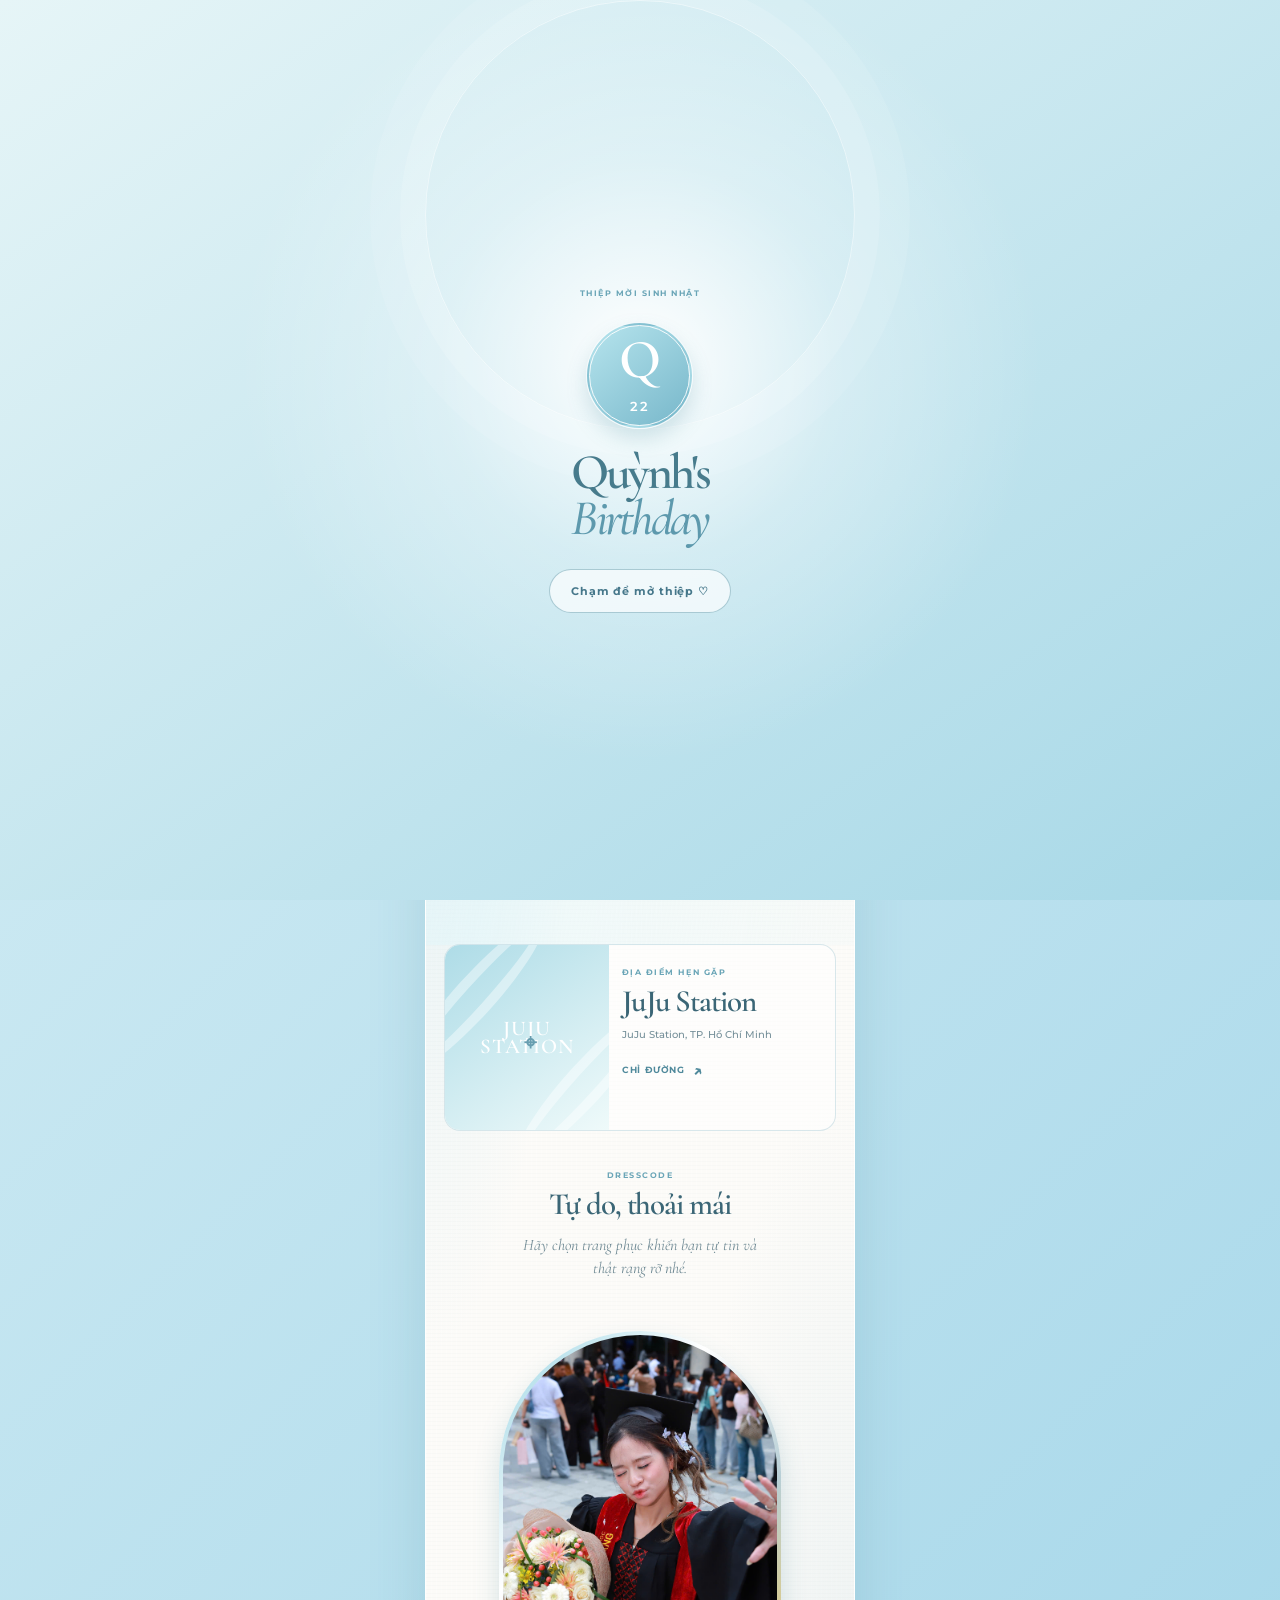
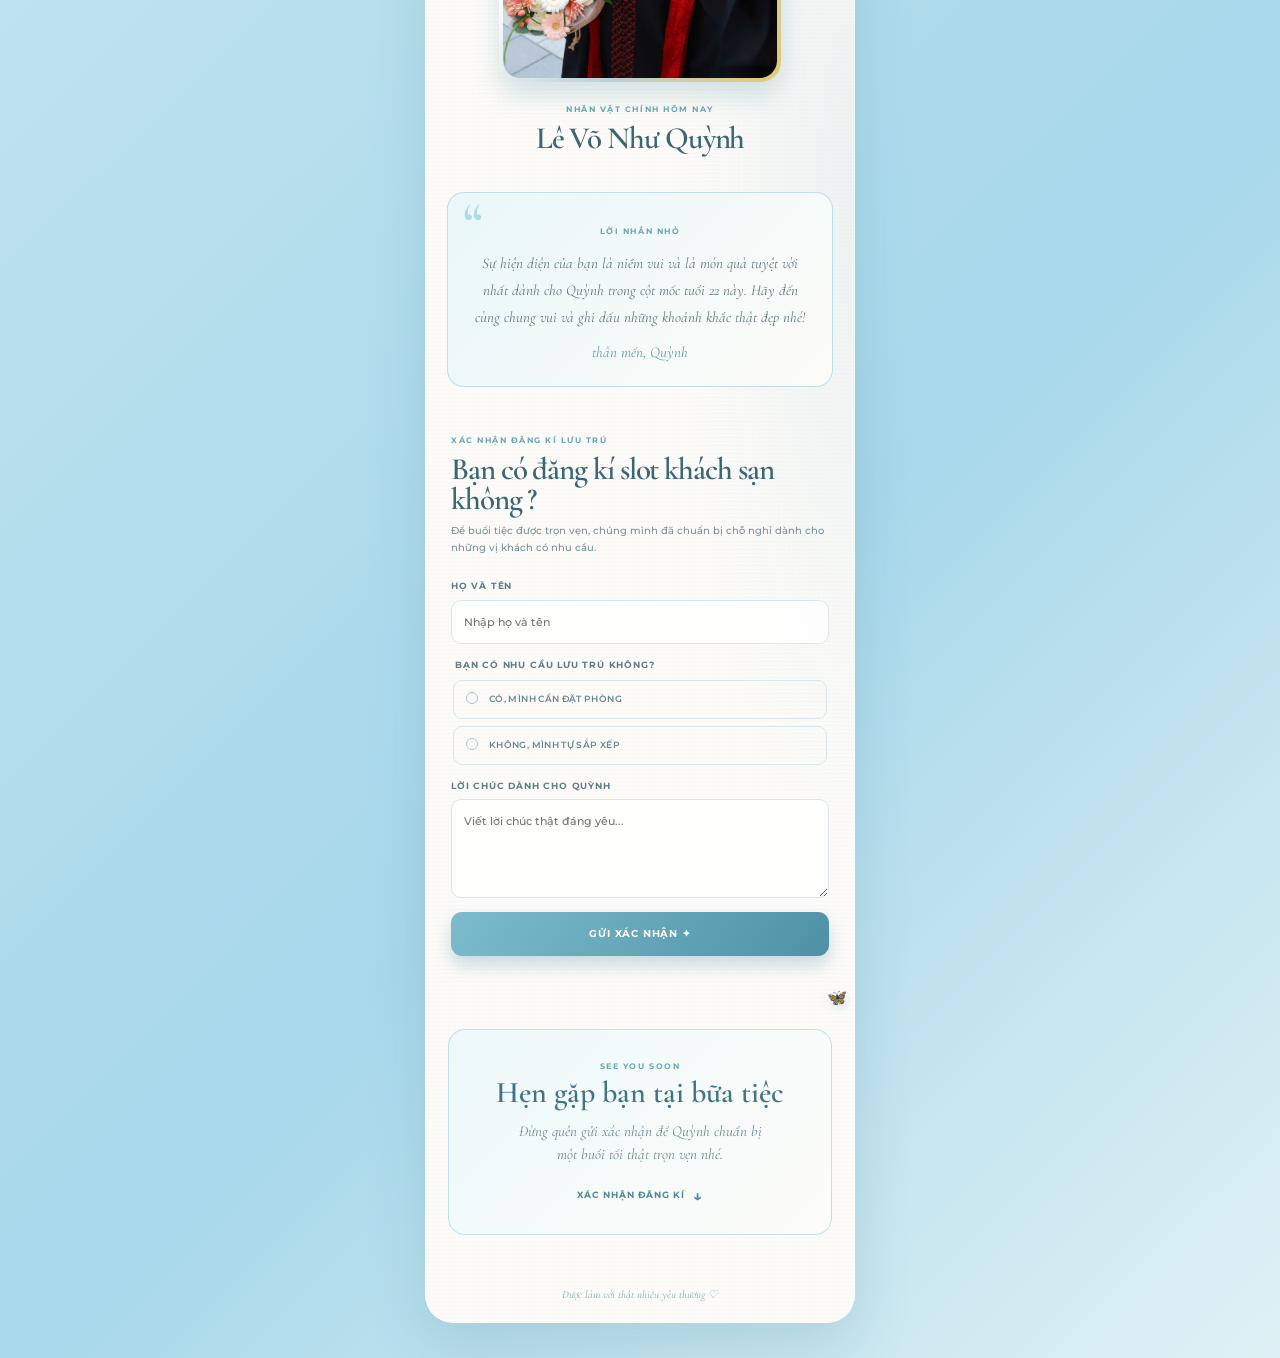
<file: index.html>
<!doctype html>
<html lang="vi">
  <head>
    <meta charset="UTF-8" />
    <meta name="viewport" content="width=device-width, initial-scale=1.0" />
    <meta name="theme-color" content="#a8d8ea" />
    <meta
      name="description"
      content="Thiệp mời sinh nhật của Lê Võ Như Quỳnh"
    />
    <title>Quỳnh's Birthday Celebration</title>
    <link rel="preconnect" href="https://fonts.googleapis.com" />
    <link rel="preconnect" href="https://fonts.gstatic.com" crossorigin />
    <link
      href="https://fonts.googleapis.com/css2?family=Cormorant+Garamond:ital,wght@0,500;0,600;0,700;1,500;1,600&family=Montserrat:wght@400;500;600;700&display=swap"
      rel="stylesheet"
    />
    <link rel="stylesheet" href="style.css" />
  </head>
  <body>
    <div class="opening" id="opening" aria-label="Mở thiệp mời">
      <div class="opening-glow"></div>
      <p class="opening-kicker">THIỆP MỜI SINH NHẬT</p>
      <div class="opening-seal">Q<span>22</span></div>
      <h1>Quỳnh's<br /><em>Birthday</em></h1>
      <button class="open-button" id="openInvitation" type="button">
        Chạm để mở thiệp <span>♡</span>
      </button>
    </div>

    <main class="page-shell" id="invitation">
      <article class="card">
        <button
          class="music-toggle"
          id="musicToggle"
          type="button"
          aria-label="Bật nhạc"
          aria-pressed="false"
        >
          ♫
        </button>
        <audio id="backgroundMusic" preload="none"></audio>
        <span class="butterfly butterfly-a" aria-hidden="true">🦋</span>
        <span class="butterfly butterfly-b" aria-hidden="true">🦋</span>
        <span class="butterfly butterfly-c" aria-hidden="true">🦋</span
        ><span class="butterfly butterfly-hero" aria-hidden="true">🦋</span>

        <header class="hero reveal">
          <p class="kicker">TRÂN TRỌNG MỜI BẠN</p>
          <div class="hero-line"></div>
          <p class="hero-type">Mừng sinh nhật tuổi 22</p>
          <h2 data-config="personName">Lê Võ Như Quỳnh</h2>
          <p class="event-date" data-config="eventDate">24 / 08 / 2026</p>
          <p class="recipient-line" id="recipientLine">
            Trân trọng kính mời: <strong>Bạn và Gia đình</strong>
          </p>
          <p class="hero-quote">
            “Cùng Quỳnh đón một chương mới thật đẹp nhé.”
          </p>
          <a
            class="down-link"
            href="#countdown"
            aria-label="Xem thông tin thiệp"
            >↓</a
          >
        </header>

        <section class="countdown-section reveal" id="countdown">
          <p class="kicker">CÙNG ĐẾM NGƯỢC ĐẾN NGÀY VUI</p>
          <div class="countdown" aria-live="polite">
            <div><strong id="days">00</strong><span>NGÀY</span></div>
            <i>:</i>
            <div><strong id="hours">00</strong><span>GIỜ</span></div>
            <i>:</i>
            <div><strong id="minutes">00</strong><span>PHÚT</span></div>
            <i>:</i>
            <div><strong id="seconds">00</strong><span>GIÂY</span></div>
          </div>
          <p class="celebration-begun" id="celebrationBegun" hidden>
            BUỔI TIỆC ĐÃ BẮT ĐẦU ✨
          </p>
        </section>

        <section class="section information reveal" aria-labelledby="infoTitle">
          <p class="kicker">EVENT DETAILS</p>
          <h3 id="infoTitle">Save the date</h3>
          <div class="detail-list">
            <div class="detail-card">
              <span class="detail-icon">◷</span>
              <div>
                <small>DATE & TIME</small
                ><strong data-config="eventDateTime"
                  >18:00 · 24 / 08 / 2026</strong
                >
              </div>
            </div>
            <div class="detail-card">
              <span class="detail-icon">⌖</span>
              <div>
                <small>LOCATION</small
                ><strong data-config="locationName">JuJu Station</strong>
              </div>
            </div>
            <div class="detail-card">
              <span class="detail-icon">✦</span>
              <div>
                <small>DRESS CODE</small
                ><strong data-config="dressCode">Free Style</strong>
              </div>
            </div>
          </div>
        </section>

        <section class="location reveal" aria-labelledby="locationTitle">
          <div class="map-art" aria-hidden="true">
            <span>JUJU<br />STATION</span><i>⌖</i>
          </div>
          <div class="location-copy">
            <p class="kicker">ĐỊA ĐIỂM HẸN GẶP</p>
            <h3 id="locationTitle" data-config="locationName">JuJu Station</h3>
            <p data-config="address">JuJu Station, TP. Hồ Chí Minh</p>
            <a
              class="directions"
              id="directionsLink"
              href="https://maps.google.com/?q=JuJu+Station"
              target="_blank"
              rel="noopener"
              >CHỈ ĐƯỜNG <span>↗</span></a
            >
          </div>
        </section>

        <section class="section dress reveal" aria-labelledby="dressTitle">
          <p class="kicker">DRESSCODE</p>
          <h3 id="dressTitle">Tự do, thoải mái</h3>
          <p class="dress-note">
            Hãy chọn trang phục khiến bạn tự tin và thật rạng rỡ nhé.
          </p>
        </section>

        <section class="portrait-section reveal" aria-labelledby="portraitName">
          <div class="portrait-frame">
            <img
              id="personImage"
              src="assets/images/anh_hinh_nen_Quynh.jpg"
              alt="Lê Võ Như Quỳnh"
            />
          </div>
          <p class="kicker">NHÂN VẬT CHÍNH HÔM NAY</p>
          <h3 id="portraitName" data-config="personName">Lê Võ Như Quỳnh</h3>
        </section>

        <section class="note-section reveal">
          <p class="kicker">LỜI NHẮN NHỎ</p>
          <span class="quote">“</span>
          <p data-config="personalNote">
            Sự hiện diện của bạn là niềm vui và là món quà tuyệt vời nhất dành
            cho Quỳnh trong cột mốc tuổi 22 này. Hãy đến cùng chung vui và ghi
            dấu những khoảnh khắc thật đẹp nhé!
          </p>
          <span class="note-signature">thân mến, Quỳnh</span>
        </section>

        <section
          class="section rsvp reveal"
          id="rsvp"
          aria-labelledby="rsvpTitle"
        >
          <p class="kicker">XÁC NHẬN ĐĂNG KÍ LƯU TRÚ</p>
          <h3 id="rsvpTitle">Bạn có đăng kí slot khách sạn không ?</h3>
          <p class="intro">
            Để buổi tiệc được trọn vẹn, chúng mình đã chuẩn bị chỗ nghỉ dành cho
            những vị khách có nhu cầu.
          </p>
          <form id="rsvpForm" novalidate>
            <label
              >HỌ VÀ TÊN<input
                type="text"
                name="name"
                autocomplete="name"
                placeholder="Nhập họ và tên"
                required
            /></label>
            <fieldset>
              <legend>BẠN CÓ NHU CẦU LƯU TRÚ KHÔNG?</legend>
              <div class="radio-stack">
                <label
                  ><input
                    type="radio"
                    name="response"
                    value="attending"
                    required
                  /><span>CÓ, MÌNH CẦN ĐẶT PHÒNG</span></label
                ><label
                  ><input
                    type="radio"
                    name="response"
                    value="declined"
                  /><span>KHÔNG, MÌNH TỰ SẮP XẾP</span></label
                >
              </div>
            </fieldset>
            <label
              >LỜI CHÚC DÀNH CHO QUỲNH<textarea
                name="message"
                rows="4"
                placeholder="Viết lời chúc thật đáng yêu..."
              ></textarea>
            </label>
            <button class="confirm-button" type="submit">
              GỬI XÁC NHẬN <span>✦</span>
            </button>
            <p
              class="form-message"
              id="formMessage"
              role="status"
              aria-live="polite"
            ></p>
          </form>
        </section>

        <section class="closing-card reveal" aria-labelledby="closingTitle">
          <p class="kicker">SEE YOU SOON</p>
          <h3 id="closingTitle">Hẹn gặp bạn tại bữa tiệc</h3>
          <p>
            Đừng quên gửi xác nhận để Quỳnh chuẩn bị một buổi tối thật trọn vẹn
            nhé.
          </p>
          <a href="#rsvp">XÁC NHẬN ĐĂNG KÍ <span>↓</span></a>
        </section>
        <footer>Được làm với thật nhiều yêu thương ♡</footer>
      </article>
    </main>
    <script src="script.js"></script>
  </body>
</html>
</file>
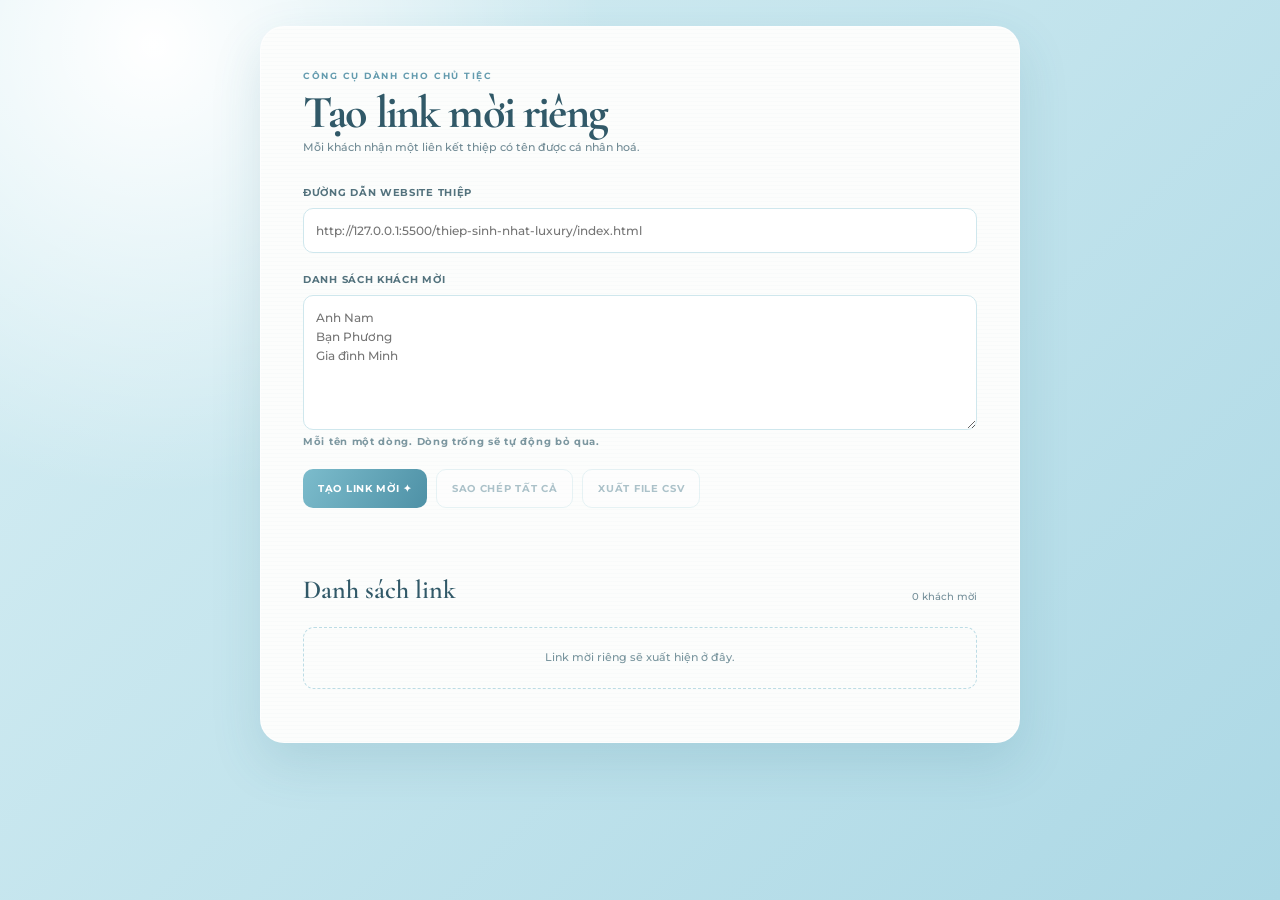
<file: create-links.html>
<!doctype html>
<html lang="vi">
<head>
  <meta charset="UTF-8">
  <meta name="viewport" content="width=device-width, initial-scale=1.0">
  <title>Tạo link thiệp cá nhân hoá</title>
  <link rel="preconnect" href="https://fonts.googleapis.com">
  <link rel="preconnect" href="https://fonts.gstatic.com" crossorigin>
  <link href="https://fonts.googleapis.com/css2?family=Cormorant+Garamond:wght@600;700&family=Montserrat:wght@400;500;600;700&display=swap" rel="stylesheet">
  <style>
    :root{--blue:#88c5d8;--pale:#e8f6f9;--ink:#315968;--muted:#708a94;--line:#cfe7ed;--paper:#fcfdfc}*{box-sizing:border-box}body{min-height:100vh;margin:0;padding:26px 15px;background:radial-gradient(circle at 12% 5%,#fff,transparent 28rem),linear-gradient(135deg,#d8eff4,#acd8e5);color:var(--ink);font:500 13px/1.6 Montserrat,sans-serif}.app{width:min(100%,760px);margin:auto;padding:clamp(24px,5vw,42px);border:1px solid rgba(255,255,255,.8);border-radius:24px;background:repeating-linear-gradient(0deg,rgba(76,137,154,.02) 0 1px,transparent 1px 4px),var(--paper);box-shadow:0 20px 50px rgba(47,112,131,.15)}.eyebrow{margin:0;color:#639bae;font-size:9px;font-weight:700;letter-spacing:.17em;text-transform:uppercase}h1{margin:8px 0 5px;font:700 clamp(32px,7vw,46px)/.93 "Cormorant Garamond",serif;letter-spacing:-.04em}header>p:last-child{margin:0;color:var(--muted);font-size:11px}form{display:grid;gap:19px;margin-top:28px}label{display:grid;gap:7px;color:#53727d;font-size:10px;font-weight:700;letter-spacing:.07em}input,textarea{width:100%;border:1px solid var(--line);border-radius:10px;outline:0;background:#fff;color:#405f6a;padding:12px;font:500 12px/1.6 Montserrat,sans-serif;transition:.2s}textarea{min-height:135px;resize:vertical}input:focus,textarea:focus{border-color:#79b9ca;box-shadow:0 0 0 3px rgba(168,216,234,.36)}.hint{margin:-3px 0 0;color:#7b969f;font-size:10px}.button-row{display:flex;flex-wrap:wrap;gap:9px}.button{border:0;border-radius:10px;padding:12px 15px;background:linear-gradient(120deg,#7cbccc,#4e91a6);color:#fff;cursor:pointer;font:700 10px Montserrat,sans-serif;letter-spacing:.07em;transition:.2s}.button:hover{transform:translateY(-2px);box-shadow:0 8px 16px rgba(64,142,163,.24)}.button.secondary{border:1px solid var(--line);background:#fff;color:#578394}.button:disabled{cursor:not-allowed;opacity:.48;transform:none;box-shadow:none}.status{min-height:17px;margin:0;color:#4b879a;font-size:10px}.results{margin-top:30px}.results-head{display:flex;align-items:end;justify-content:space-between;gap:15px;margin-bottom:11px}.results h2{margin:0;font:600 26px "Cormorant Garamond",serif}.count{color:#76909a;font-size:10px}.links{display:grid;gap:9px}.link-card{display:grid;grid-template-columns:minmax(0,1fr) auto;align-items:center;gap:10px;padding:12px 13px;border:1px solid var(--line);border-radius:11px;background:#fff}.guest-name{display:block;color:#416b79;font-weight:700;font-size:11px}.url{display:block;overflow:hidden;margin-top:3px;color:#72909a;font-size:10px;text-overflow:ellipsis;white-space:nowrap}.copy-one{padding:8px 10px;border:1px solid #c9e4eb;border-radius:8px;background:#eef9fb;color:#4f899c;cursor:pointer;font-size:10px;font-weight:700}.empty{padding:21px;border:1px dashed #bcdce5;border-radius:11px;color:#78949d;text-align:center;font-size:11px}@media(max-width:440px){body{padding:12px}.app{padding:24px 18px}.link-card{grid-template-columns:1fr}.copy-one{width:100%}}
  </style>
</head>
<body>
  <main class="app">
    <header><p class="eyebrow">Công cụ dành cho chủ tiệc</p><h1>Tạo link mời riêng</h1><p>Mỗi khách nhận một liên kết thiệp có tên được cá nhân hoá.</p></header>
    <form id="linkForm">
      <label>ĐƯỜNG DẪN WEBSITE THIỆP
        <input id="siteUrl" type="url" required placeholder="http://127.0.0.1:5500/thiep-sinh-nhat-luxury/index.html">
      </label>
      <label>DANH SÁCH KHÁCH MỜI
        <textarea id="guestNames" required placeholder="Anh Nam&#10;Bạn Phương&#10;Gia đình Minh"></textarea>
        <span class="hint">Mỗi tên một dòng. Dòng trống sẽ tự động bỏ qua.</span>
      </label>
      <div class="button-row"><button class="button" type="submit">TẠO LINK MỜI ✦</button><button class="button secondary" id="copyAll" type="button" disabled>SAO CHÉP TẤT CẢ</button><button class="button secondary" id="exportCsv" type="button" disabled>XUẤT FILE CSV</button></div>
      <p class="status" id="status" role="status" aria-live="polite"></p>
    </form>
    <section class="results" aria-labelledby="resultTitle">
      <div class="results-head"><h2 id="resultTitle">Danh sách link</h2><span class="count" id="count">0 khách mời</span></div>
      <div class="links" id="links"><p class="empty">Link mời riêng sẽ xuất hiện ở đây.</p></div>
    </section>
  </main>
  <script>
    const form = document.querySelector('#linkForm');
    const siteUrl = document.querySelector('#siteUrl');
    const guestNames = document.querySelector('#guestNames');
    const links = document.querySelector('#links');
    const status = document.querySelector('#status');
    const count = document.querySelector('#count');
    const copyAll = document.querySelector('#copyAll');
    const exportCsv = document.querySelector('#exportCsv');
    let generatedLinks = [];

    function createLinks(baseUrl, names) {
      const normalizedUrl = /^https?:\/\//i.test(baseUrl) ? baseUrl : `https://${baseUrl}`;
      return names.map((name) => {
        const url = new URL(normalizedUrl);
        url.searchParams.set('to', name);
        return { name, url: url.toString() };
      });
    }

    function renderLinks() {
      count.textContent = `${generatedLinks.length} khách mời`;
      copyAll.disabled = generatedLinks.length === 0;
      exportCsv.disabled = generatedLinks.length === 0;
      if (!generatedLinks.length) { links.innerHTML = '<p class="empty">Link mời riêng sẽ xuất hiện ở đây.</p>'; return; }
      links.innerHTML = generatedLinks.map((guest, index) => `
        <article class="link-card"><div><span class="guest-name">${escapeHtml(guest.name)}</span><span class="url">${escapeHtml(guest.url)}</span></div><button class="copy-one" type="button" data-index="${index}">Sao chép</button></article>
      `).join('');
    }

    function escapeHtml(value) { return value.replace(/[&<>"']/g, (character) => ({ '&':'&amp;', '<':'&lt;', '>':'&gt;', '"':'&quot;', "'":'&#39;' })[character]); }
    async function copyText(value, message) {
      try { await navigator.clipboard.writeText(value); status.textContent = message; }
      catch { status.textContent = 'Không thể tự sao chép. Vui lòng sao chép thủ công từ danh sách.'; }
    }

    form.addEventListener('submit', (event) => {
      event.preventDefault();
      const names = [...new Set(guestNames.value.split(/\r?\n/).map((name) => name.trim()).filter(Boolean))];
      try { generatedLinks = createLinks(siteUrl.value.trim(), names); renderLinks(); status.textContent = `Đã tạo ${generatedLinks.length} link mời cá nhân hoá.`; }
      catch { generatedLinks = []; renderLinks(); status.textContent = 'Đường dẫn website chưa hợp lệ. Hãy kiểm tra và thử lại.'; }
    });
    links.addEventListener('click', (event) => { const button = event.target.closest('.copy-one'); if (button) copyText(generatedLinks[button.dataset.index].url, 'Đã sao chép link mời.'); });
    copyAll.addEventListener('click', () => copyText(generatedLinks.map(({name,url}) => `${name}: ${url}`).join('\n'), 'Đã sao chép toàn bộ danh sách link.'));
    exportCsv.addEventListener('click', () => {
      const csv = '\uFEFFTên khách mời,Link thiệp\n' + generatedLinks.map(({name,url}) => `"${name.replaceAll('"','""')}","${url.replaceAll('"','""')}"`).join('\n');
      const fileUrl = URL.createObjectURL(new Blob([csv], {type:'text/csv;charset=utf-8'}));
      const link = Object.assign(document.createElement('a'), {href:fileUrl,download:'danh-sach-link-thiep.csv'}); link.click(); URL.revokeObjectURL(fileUrl); status.textContent = 'Đã xuất file CSV.';
    });
  </script>
</body>
</html>
</file>
<file: style.css>
:root{--ivory:#fcfbf8;--paper:#f7f8f5;--blue:#a8d8ea;--blue-deep:#75b4c8;--powder:#e8f4f8;--silver:#ced9df;--ink:#365563;--muted:#718a94;--gold:#d7ba68;--edge:rgba(104,165,184,.25);--shadow:0 24px 58px rgba(45,105,127,.16)}*{box-sizing:border-box}html{scroll-behavior:smooth}body{margin:0;background:radial-gradient(circle at 20% 10%,rgba(255,255,255,.95),transparent 22rem),linear-gradient(135deg,#d8eff5,#a8d8ea 70%,#dff1f5);color:var(--ink);font:500 13px/1.65 Montserrat,sans-serif;overflow-x:hidden}button,input,select,textarea{font:inherit}.opening{position:fixed;z-index:99;inset:0;display:grid;place-content:center;justify-items:center;padding:24px;overflow:hidden;background:radial-gradient(circle at 50% 40%,#fff,rgba(255,255,255,.3) 24%,transparent 48%),linear-gradient(145deg,#e6f5f7,#a7d8e7);color:#477b8c;text-align:center;transition:opacity .7s ease,visibility .7s ease}.opening.is-open{opacity:0;visibility:hidden;pointer-events:none}.opening-glow{position:absolute;width:430px;height:430px;border:1px solid rgba(255,255,255,.5);border-radius:50%;box-shadow:0 0 0 25px rgba(255,255,255,.12),0 0 0 55px rgba(255,255,255,.08);animation:pulse 3s ease-in-out infinite}.opening>*:not(.opening-glow){position:relative;z-index:1}.opening-kicker,.kicker{margin:0;color:#6aa5b7;font-size:8px;font-weight:700;letter-spacing:.19em;text-transform:uppercase}.opening-seal{display:grid;place-items:center;width:107px;height:107px;margin:22px 0 20px;border:4px double rgba(255,255,255,.9);border-radius:50%;background:linear-gradient(140deg,#b6e4ed,#77b7ca);box-shadow:0 10px 20px rgba(69,139,159,.22);color:#fff;font:600 55px/.8 "Playfair Display",serif}.opening-seal span{margin-top:-7px;font:600 13px Montserrat,sans-serif;letter-spacing:.16em}.opening h1{margin:0;font:600 clamp(36px,11vw,50px)/.92 "Playfair Display",serif;letter-spacing:-.055em}.opening h1 em{font-weight:500;color:#5d99ad}.open-button{margin-top:28px;padding:12px 21px;border:1px solid rgba(71,137,155,.42);border-radius:30px;background:rgba(255,255,255,.68);color:#45778a;cursor:pointer;font-size:11px;font-weight:700;letter-spacing:.08em;transition:.25s}.open-button:hover{transform:translateY(-3px);background:#5599ae;color:#fff;box-shadow:0 10px 20px rgba(58,126,146,.22)}.page-shell{min-height:100vh;padding:18px 11px;display:grid;place-items:center}.card{position:relative;width:min(100%,430px);overflow:hidden;border:1px solid rgba(255,255,255,.9);border-radius:28px;background:repeating-linear-gradient(0deg,rgba(80,128,141,.025) 0 1px,transparent 1px 4px),repeating-linear-gradient(90deg,rgba(255,255,255,.35) 0 1px,transparent 1px 5px),var(--ivory);box-shadow:var(--shadow)}.card:before{content:"";position:absolute;inset:0;z-index:0;pointer-events:none;background:radial-gradient(ellipse at 0 8%,rgba(168,216,234,.45),transparent 29%),radial-gradient(ellipse at 100% 60%,rgba(196,218,226,.27),transparent 28%)}.card>*{position:relative;z-index:1}.music-toggle{position:absolute;z-index:5;top:17px;right:17px;display:grid;place-items:center;width:36px;height:36px;border:1px solid var(--edge);border-radius:50%;background:rgba(255,255,255,.65);color:#548b9d;cursor:pointer;font-size:17px;transition:.2s}.music-toggle:hover,.music-toggle.is-playing{background:#75b4c8;color:#fff;transform:scale(1.08)}.hero{padding:48px 26px 28px;text-align:center}.hero-line{width:35px;height:1px;margin:15px auto;background:linear-gradient(90deg,transparent,#8dc3d2,transparent)}.hero-type{margin:0;color:#6f9eae;font:italic 18px "Playfair Display",serif}.hero h2,.section h3,.location h3,.portrait-section h3,.love-notes h3{margin:8px 0 0;color:#3b6676;font:600 clamp(36px,10vw,47px)/.95 "Playfair Display",serif;letter-spacing:-.055em}.event-date{margin:17px 0;color:#7195a1;font-size:10px;font-weight:700;letter-spacing:.18em}.hero-quote{max-width:250px;margin:20px auto 0;color:#6f8590;font:italic 14px/1.7 "Playfair Display",serif}.down-link{display:grid;place-items:center;width:29px;height:29px;margin:21px auto 0;border:1px solid var(--edge);border-radius:50%;color:#5d9daf;font-size:20px;text-decoration:none;animation:bob 2s ease-in-out infinite}.countdown-section{padding:28px 17px;text-align:center;background:linear-gradient(110deg,rgba(213,240,246,.72),rgba(255,255,255,.45));border-block:1px solid rgba(112,180,200,.18)}.countdown{display:flex;align-items:flex-start;justify-content:center;gap:6px;margin-top:19px}.countdown div{min-width:51px}.countdown strong{display:block;color:#4c8496;font:600 26px/1 "Playfair Display",serif}.countdown span{display:block;margin-top:7px;color:#79949e;font-size:7px;font-weight:700;letter-spacing:.12em}.countdown i{color:#a4c6cf;font:500 23px/1 serif}.celebration-begun{margin:18px 0 0;color:#619aac;font:italic 15px "Playfair Display",serif}.section{padding:38px 25px}.section h3,.location h3,.portrait-section h3,.love-notes h3{font-size:28px;letter-spacing:-.035em}.detail-list{display:grid;gap:14px;margin-top:22px}.detail-card{display:flex;align-items:center;gap:12px;padding:8px;border-radius:12px;transition:transform .25s,background .25s}.detail-card:hover{transform:translateX(5px);background:rgba(230,247,250,.7)}.detail-icon{display:grid;flex:0 0 35px;place-items:center;width:35px;height:35px;border-radius:50%;background:var(--powder);color:#558fa2;font-size:18px;transition:transform .25s}.detail-card:hover .detail-icon{transform:rotate(-10deg) scale(1.08)}.detail-card small{display:block;color:#7c9ca7;font-size:8px;font-weight:700;letter-spacing:.14em}.detail-card strong{display:block;margin-top:2px;color:#456a78;font-size:11px;line-height:1.55}.location{display:grid;grid-template-columns:42% 58%;align-items:stretch;margin:0 18px;border:1px solid var(--edge);border-radius:16px;overflow:hidden;background:rgba(255,255,255,.5)}.map-art{position:relative;display:grid;place-content:center;min-height:185px;overflow:hidden;background:linear-gradient(145deg,#aedce7,#effafa);color:#fff;text-align:center;font:600 21px/.85 "Playfair Display",serif;letter-spacing:.04em}.map-art:before,.map-art:after{content:"";position:absolute;width:180px;height:20px;border:10px solid rgba(255,255,255,.42);border-radius:50%;transform:rotate(-48deg)}.map-art:before{top:31px;left:-70px}.map-art:after{bottom:27px;right:-77px}.map-art i{position:absolute;top:48%;left:48%;z-index:1;color:#689eb0;font-style:normal;font-size:22px}.location-copy{padding:21px 13px}.location h3{font-size:21px}.location-copy>p:not(.kicker){margin:9px 0 15px;color:#76909a;font-size:10px;line-height:1.7}.directions{display:inline-flex;gap:8px;align-items:center;color:#4f899b;font-size:9px;font-weight:700;letter-spacing:.09em;text-decoration:none}.directions span{font-size:16px;transition:transform .2s}.directions:hover span{transform:translate(3px,-3px)}.dress{text-align:center}.swatches{display:flex;justify-content:center;gap:21px;margin-top:22px}.swatches div{display:grid;gap:7px;justify-items:center;color:#6d8993;font-size:7px;font-weight:700;letter-spacing:.07em;transition:transform .25s}.swatches div:hover{transform:translateY(-6px)}.swatch{display:block;width:48px;height:48px;border:4px solid #fff;border-radius:50%;box-shadow:0 4px 12px rgba(50,113,133,.16);transition:.25s}.swatches div:hover .swatch{transform:scale(1.1);box-shadow:0 8px 16px rgba(50,113,133,.24)}.blue{background:#a8d8ea}.ivory{background:#fcfbf8;outline:1px solid #e7e4dc}.silver{background:linear-gradient(135deg,#aebfc7,#eff5f5 50%,#b4c3c9)}.portrait-section{padding:13px 32px 38px;text-align:center}.portrait-frame{position:relative;width:min(75vw,282px);margin:0 auto 21px;padding:4px;border-radius:145px 145px 21px 21px;background:linear-gradient(130deg,#99d4e3,#fff 38%,#b8cfd6 70%,#e8c96e);box-shadow:0 13px 26px rgba(64,132,152,.21);transition:.35s}.portrait-frame:hover{transform:translateY(-6px) rotate(-1.4deg);box-shadow:0 20px 32px rgba(64,132,152,.3)}.portrait-frame img{display:block;width:100%;aspect-ratio:4/5;object-fit:cover;border-radius:142px 142px 18px 18px}.note-section{position:relative;margin:0 21px;padding:32px 23px 25px;border:1px solid rgba(157,207,220,.62);border-radius:17px;background:linear-gradient(135deg,#e9f7f9,#fdfcf9);text-align:center}.note-section .quote{position:absolute;top:4px;left:15px;color:#aedce7;font:600 56px/.9 "Playfair Display",serif}.note-section p:not(.kicker){position:relative;margin:12px 0 0;color:#5f7781;font:italic 15px/1.8 "Playfair Display",serif}.note-signature{display:block;margin-top:12px;color:#5c9bad;font:italic 15px "Playfair Display",serif}.rsvp{padding-top:47px}.intro{margin:9px 0 23px;color:#78919b;font-size:10px}form{display:grid;gap:14px}form>label,fieldset{display:grid;gap:6px;border:0;padding:0;color:#5f7d87;font-size:9px;font-weight:700;letter-spacing:.09em}input,textarea,select{width:100%;border:1px solid #d6e8ec;border-radius:10px;outline:0;background:rgba(255,255,255,.73);color:#446773;padding:12px;font-size:11px;font-weight:500;letter-spacing:0;transition:.2s}textarea{resize:vertical}input:focus,textarea:focus,select:focus{border-color:#7fbacc;box-shadow:0 0 0 3px rgba(168,216,234,.29)}fieldset legend{margin-bottom:7px}.radio-stack{display:grid;gap:7px}.radio-stack label{position:relative;cursor:pointer}.radio-stack input{position:absolute;opacity:0}.radio-stack span{display:block;padding:11px 11px 11px 35px;border:1px solid #d6e8ec;border-radius:9px;color:#6c8790;font-size:9px;font-weight:600;letter-spacing:.04em}.radio-stack span:before{content:"";position:absolute;top:12px;left:13px;width:10px;height:10px;border:1px solid #9ecbd6;border-radius:50%}.radio-stack input:checked+span{border-color:#8dc3d2;background:#edf9fb;color:#4c8596}.radio-stack input:checked+span:after{content:"";position:absolute;top:15px;left:16px;width:6px;height:6px;border-radius:50%;background:#69aabb}.confirm-button{padding:14px;border:0;border-radius:11px;background:linear-gradient(125deg,#7cbccc,#4e91a6);color:#fff;box-shadow:0 9px 17px rgba(58,134,155,.27);cursor:pointer;font-size:10px;font-weight:700;letter-spacing:.08em;transition:.25s}.confirm-button:hover{transform:translateY(-3px);box-shadow:0 13px 21px rgba(58,134,155,.33)}.confirm-button:active{transform:translateY(0)}.form-message{min-height:16px;margin:0;color:#508c9e;text-align:center;font-size:10px}.form-message.success{animation:success .55s ease}.love-notes{padding:4px 25px 34px;text-align:center}.notes-grid{display:grid;gap:10px;margin-top:20px;text-align:left}.wish-card{padding:15px 16px;border:1px solid rgba(167,211,222,.55);border-radius:13px;background:rgba(255,255,255,.62);box-shadow:0 5px 14px rgba(64,127,145,.06);transition:.25s}.wish-card:hover{transform:translateY(-3px);box-shadow:0 10px 18px rgba(64,127,145,.13)}.wish-card strong{display:block;color:#538798;font:600 16px "Playfair Display",serif}.wish-card p{margin:4px 0 0;color:#708993;font-size:10px;line-height:1.65}footer{padding:21px;color:#83aab4;text-align:center;font:italic 11px "Playfair Display",serif}.butterfly{position:absolute;z-index:2;pointer-events:none;filter:hue-rotate(12deg) saturate(.62) drop-shadow(1px 3px 5px rgba(58,123,145,.2));font-size:19px;animation:flutter 4.5s ease-in-out infinite alternate}.butterfly-a{top:104px;right:17px}.butterfly-b{top:515px;left:7px;font-size:15px;animation-delay:-1.8s}.butterfly-c{bottom:310px;right:7px;font-size:16px;animation-delay:-3s}.reveal{opacity:0;transform:translateY(22px);transition:opacity .7s ease,transform .7s ease}.reveal.visible{opacity:1;transform:none}@keyframes flutter{to{transform:translate(8px,-13px) rotate(13deg) scale(1.1)}}@keyframes bob{50%{transform:translateY(4px)}}@keyframes pulse{50%{transform:scale(1.07);opacity:.68}}@keyframes success{50%{transform:scale(1.02)}}@media(min-width:500px){.page-shell{padding:35px}}@media(prefers-reduced-motion:reduce){*,*:before,*:after{scroll-behavior:auto!important;animation-duration:.01ms!important;animation-iteration-count:1!important;transition-duration:.01ms!important}}
/* Luxury typography and visual accents */
.opening-seal,.opening h1,.hero-type,.hero h2,.section h3,.location h3,.portrait-section h3,.love-notes h3,.hero-quote,.countdown strong,.celebration-begun,.map-art,.note-section .quote,.note-section p:not(.kicker),.note-signature,.wish-card strong,footer{font-family:"Cormorant Garamond",serif}.hero h2{font-size:clamp(40px,11vw,52px);line-height:.88}.section h3,.location h3,.portrait-section h3,.love-notes h3{font-size:31px}.down-link{width:31px;height:31px;font:500 19px/1 Montserrat,sans-serif}.dress-note{max-width:245px;margin:14px auto 0;color:#718b95;font:italic 16px/1.45 "Cormorant Garamond",serif}.butterfly-hero{position:absolute;top:145px;left:-33px;z-index:0;pointer-events:none;color:rgba(255,255,255,.48);filter:grayscale(1) brightness(3) drop-shadow(0 8px 14px rgba(92,155,173,.2));font-size:128px;opacity:.82;transform:rotate(-20deg);animation:butterfly-hero-float 7s ease-in-out infinite alternate}@keyframes butterfly-hero-float{to{transform:translate(12px,-17px) rotate(-12deg) scale(1.04)}}
.recipient-line{max-width:280px;margin:13px auto 0;padding:8px 12px;border-block:1px solid rgba(119,183,201,.27);color:#6c909b;font:italic 15px/1.35 "Cormorant Garamond",serif}.recipient-line strong{display:block;margin-top:2px;color:#4e8799;font-size:19px;font-weight:600}
.closing-card{margin:5px 22px 31px;padding:30px 22px 26px;border:1px solid rgba(157,207,220,.58);border-radius:17px;background:linear-gradient(135deg,#edf9fb,#fdfcf9);text-align:center}.closing-card h3{margin:6px 0 0;color:#417484;font:600 30px/.96 "Cormorant Garamond",serif}.closing-card p:not(.kicker){max-width:245px;margin:12px auto 17px;color:#6d8791;font:italic 15px/1.55 "Cormorant Garamond",serif}.closing-card a{display:inline-flex;align-items:center;gap:8px;color:#4f899b;font-size:9px;font-weight:700;letter-spacing:.09em;text-decoration:none}.closing-card a span{font-size:15px;transition:transform .2s}.closing-card a:hover span{transform:translateY(3px)}
/* Tạo cảm giác hover mềm mại mỗi khi một khối đi vào màn hình khi cuộn. */
.reveal{will-change:transform,opacity}.reveal.is-scrolling-focus{animation:scroll-lift .75s cubic-bezier(.2,.78,.25,1) both}.section.reveal.is-scrolling-focus,.closing-card.reveal.is-scrolling-focus{background:linear-gradient(100deg,transparent 0%,rgba(224,246,250,.52) 48%,transparent 100%);background-size:220% 100%;animation:scroll-lift .75s cubic-bezier(.2,.78,.25,1) both,soft-shimmer 1.15s ease-out both}.location.reveal.is-scrolling-focus,.note-section.reveal.is-scrolling-focus{box-shadow:0 14px 30px rgba(76,143,161,.13)}@keyframes scroll-lift{0%{opacity:.72;transform:translateY(17px) scale(.985)}65%{transform:translateY(-3px) scale(1.008)}100%{opacity:1;transform:translateY(0) scale(1)}}@keyframes soft-shimmer{from{background-position:105% 0}to{background-position:-110% 0}}
</file>
